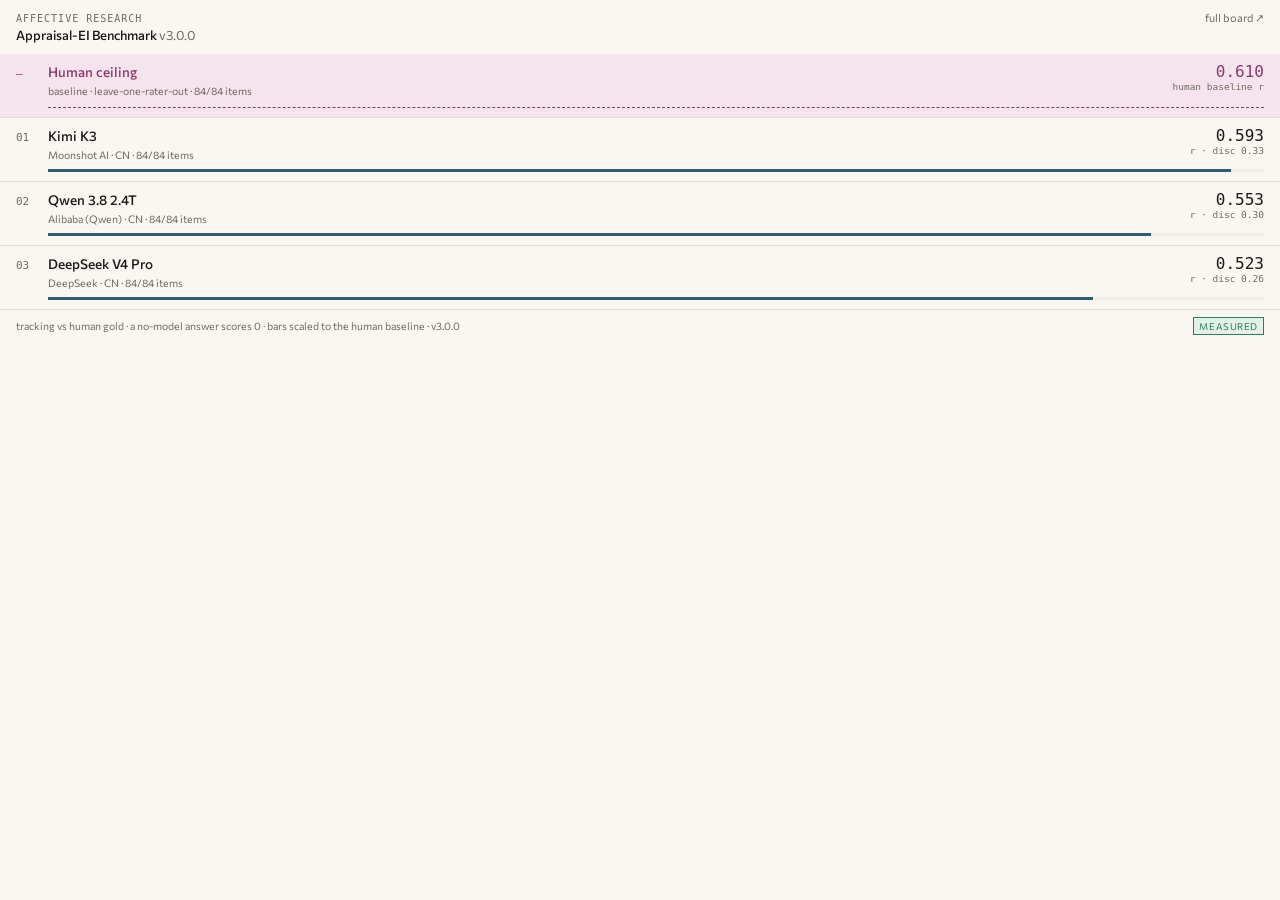
<file: docs/embed.html>
<!doctype html>
<html lang="en">
<head>
<meta charset="utf-8">
<meta name="viewport" content="width=device-width, initial-scale=1">
<title>Appraisal-EI Benchmark</title>
<link rel="stylesheet" href="assets/tokens.css">
<script>
  // Theme: ?theme=dark|light wins, else saved preference. Applied pre-paint.
  (function () {
    const q = new URLSearchParams(location.search).get("theme");
    const t = q || localStorage.getItem("ae-theme");
    if (t === "dark") document.documentElement.setAttribute("data-theme", "dark");
  })();
</script>
<style>
  @font-face { font-family: "Commissioner"; src: url("assets/fonts/Commissioner-Body-Regular.ttf") format("truetype"); font-weight: 400; font-display: swap; }
  @font-face { font-family: "Commissioner"; src: url("assets/fonts/Commissioner-Body-Medium.ttf") format("truetype"); font-weight: 500; font-display: swap; }
  @font-face { font-family: "Commissioner Fallback"; src: local("Helvetica Neue"), local("Helvetica"), local("Arial");
               size-adjust: 96%; ascent-override: 96%; descent-override: 26%; line-gap-override: 0%; }
  :root {
    --font-sans: "Commissioner", "Commissioner Fallback", system-ui, sans-serif;
    --font-mono: "JetBrains Mono", ui-monospace, monospace;
    --ink: var(--color-text-primary); --paper: var(--color-canvas); --line: var(--color-border-default);
    --muted: var(--color-text-muted); --sig: var(--color-signature);
    --data: var(--color-data);
  }
  * { box-sizing: border-box; margin: 0; }
  body { background: var(--paper); color: var(--ink); font: 400 14px/1.5 var(--font-sans); }
  .head { display: flex; align-items: baseline; justify-content: space-between; padding: 10px 16px 8px; }
  .head .t { font-weight: 500; font-size: 13px; }
  .head .t .k { font: 500 10px var(--font-mono); text-transform: uppercase; letter-spacing: .1em;
                color: var(--muted); display: block; margin-bottom: 2px; }
  .head a { color: var(--muted); text-decoration: none; font-size: 11px; }
  .head a:hover { color: var(--ink); text-decoration: underline; }
  /* the baseline row: brand-marked, reads as the reference, not a competitor */
  .row.base { background: var(--color-signature-tint); border-left: none; }
  .row.base .rank { color: var(--sig); }
  .row.base .name { color: var(--sig); }
  .row.base .score { color: var(--sig); }
  .row { display: grid; grid-template-columns: 22px 1fr auto; gap: 10px; align-items: baseline;
         padding: 8px 16px; border-bottom: 1px solid var(--line); }
  .row:last-child { border-bottom: none; }
  .rank { font: 500 11px var(--font-mono); color: var(--muted); }
  .name { font-weight: 500; font-size: 13.5px; }
  .meta { font-size: 10.5px; color: var(--muted); margin-top: 1px; }
  .score { font: 500 16px var(--font-mono); font-variant-numeric: tabular-nums; text-align: right; }
  .score small { display: block; font-size: 9.5px; color: var(--muted); font-weight: 400; text-align: right; }
  .bar { grid-column: 2 / 4; height: 3px; background: var(--color-sunken); margin-top: -4px; }
  .bar i { display: block; height: 100%; }
  /* baseline bar: full-width tick so model bars read as a fraction of human */
  .bar.base-bar { background: transparent; border-bottom: 1px dashed var(--sig); height: 0; margin-top: -2px; }
  .foot { display: flex; justify-content: space-between; align-items: center; padding: 7px 16px; font-size: 10.5px;
          color: var(--muted); border-top: 1px solid var(--line); }
  .badge { font-size: 9.5px; text-transform: uppercase; letter-spacing: .06em; padding: 1px 5px;
           border: 1px solid var(--color-success); color: var(--color-success); background: var(--color-success-tint); }
</style>
</head>
<body>
<div class="head">
  <span class="t"><span class="k">Affective Research</span>Appraisal-EI Benchmark <span id="ver" style="color:var(--muted);font-weight:400"></span></span>
  <a href="index.html" target="_top">full board &#8599;</a>
</div>
<div id="rows"></div>
<div class="foot"><span id="note"></span><span class="badge" id="badge">measured</span></div>

<script>
const cssVar = n => getComputedStyle(document.documentElement).getPropertyValue(n).trim();

(async () => {
  const d = await fetch("data.json").then(r => r.json());
  document.getElementById("ver").textContent = "v" + d.benchmark_version;
  const n = +(new URLSearchParams(location.search).get("n") || 3);
  const human = d.results.find(r => r.model_id === "human");
  const ceiling = human?.appraisal_tracking ?? 1;
  const models = [...d.results]
    .filter(r => r.status === "measured" && r.model_id !== "human" && r.appraisal_tracking != null)
    .sort((a, b) => b.appraisal_tracking - a.appraisal_tracking).slice(0, n);
  // Bars scale against the human baseline, so the reader sees "fraction of
  // human" at a glance instead of a bar length with no referent.
  const html = [];
  if (human) {
    html.push(`<div class="row base">
      <span class="rank">–</span>
      <div>
        <div class="name">${human.model}</div>
        <div class="meta">baseline · leave-one-rater-out · ${human.n_parsed}/${human.n_items} items</div>
      </div>
      <div class="score">${human.appraisal_tracking.toFixed(3)}<small>human baseline r</small></div>
      <div class="bar base-bar"></div>
    </div>`);
  }
  html.push(models.map((r, i) => {
    const disc = r.subscores?.discriminant_validity;
    return `<div class="row">
      <span class="rank">${String(i + 1).padStart(2, "0")}</span>
      <div>
        <div class="name">${r.model}</div>
        <div class="meta">${(r.meta && r.meta.org) || ""} · ${(r.meta && r.meta.origin) || ""} · ${r.n_parsed}/${r.n_items} items</div>
      </div>
      <div class="score">${r.appraisal_tracking.toFixed(3)}<small>r · disc ${disc == null ? "–" : disc.toFixed(2)}</small></div>
      <div class="bar"><i style="width:${Math.min(100, r.appraisal_tracking / ceiling * 100).toFixed(1)}%;background:var(--data)"></i></div>
    </div>`;
  }).join(""));
  document.getElementById("rows").innerHTML = html.join("");
  document.getElementById("note").textContent =
    "tracking vs human gold · a no-model answer scores 0 · bars scaled to the human baseline · v" + d.benchmark_version;
})();
</script>
</body>
</html>
</file>
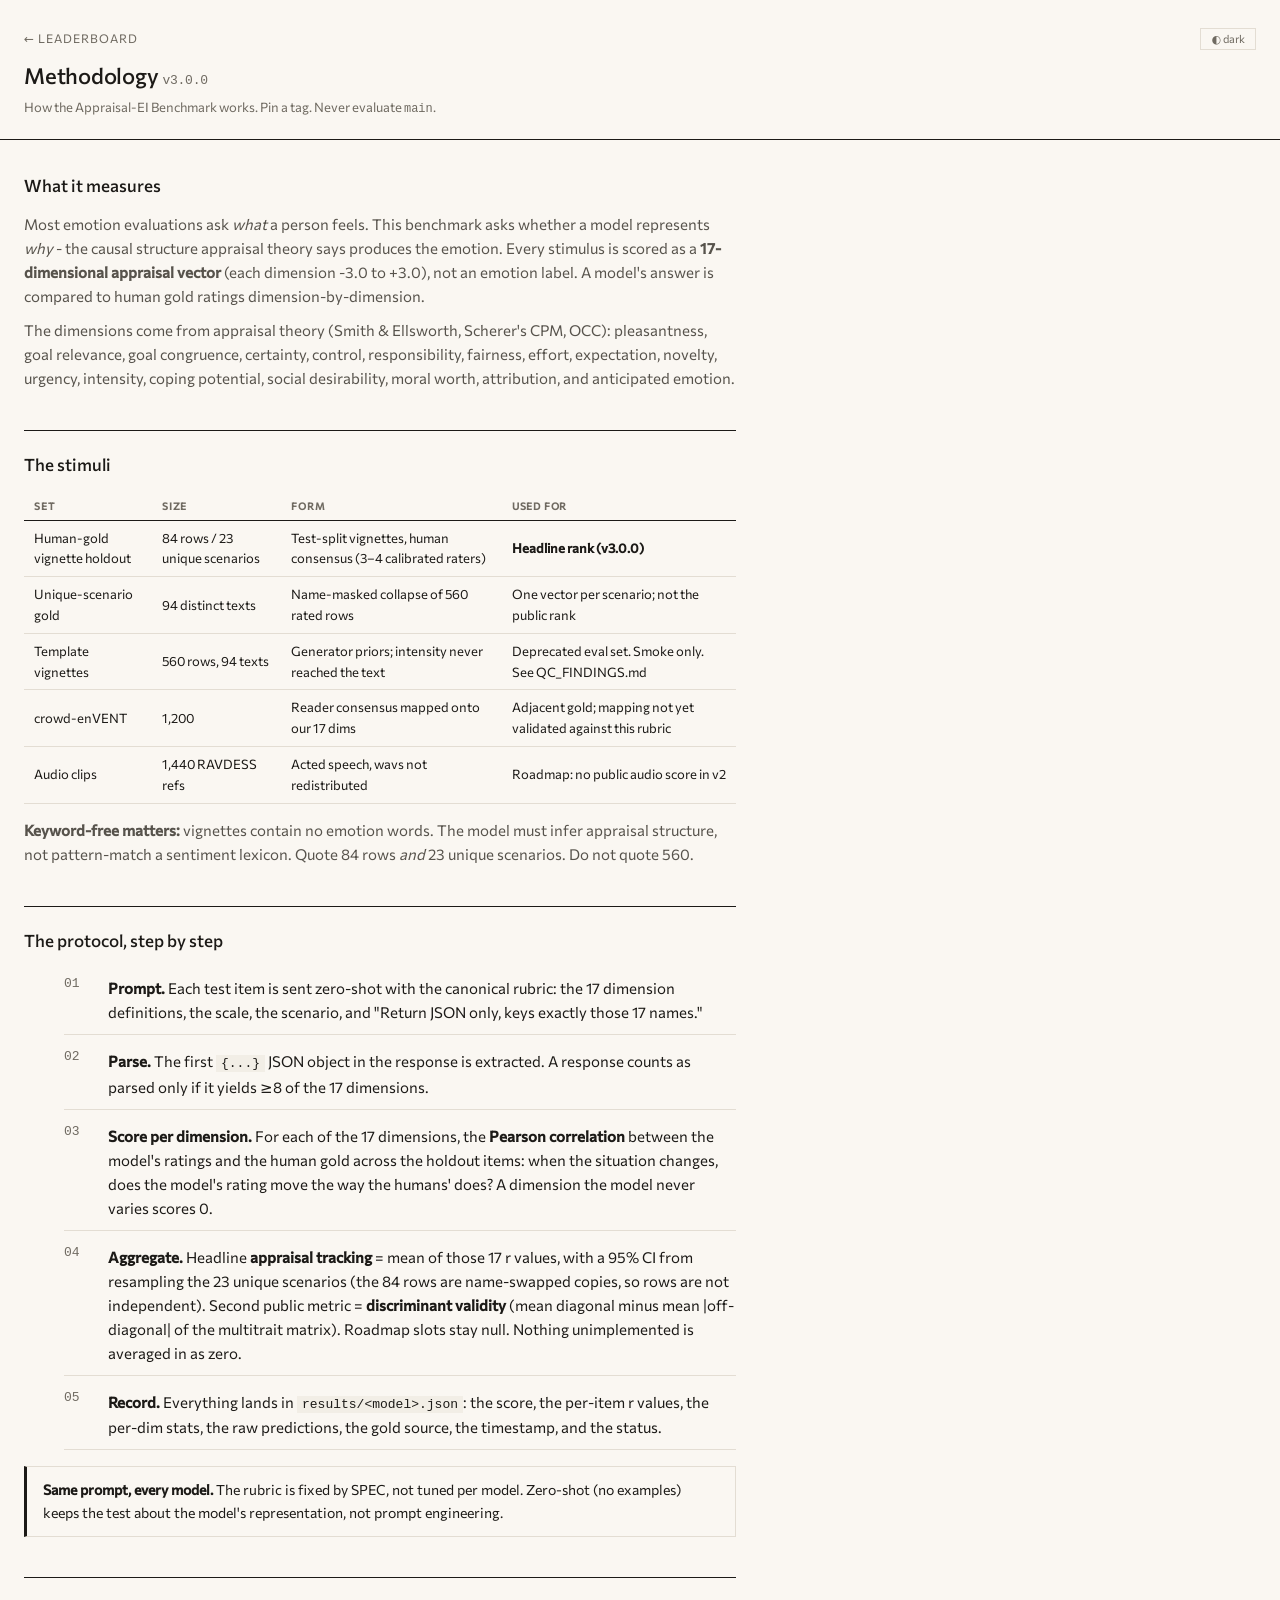
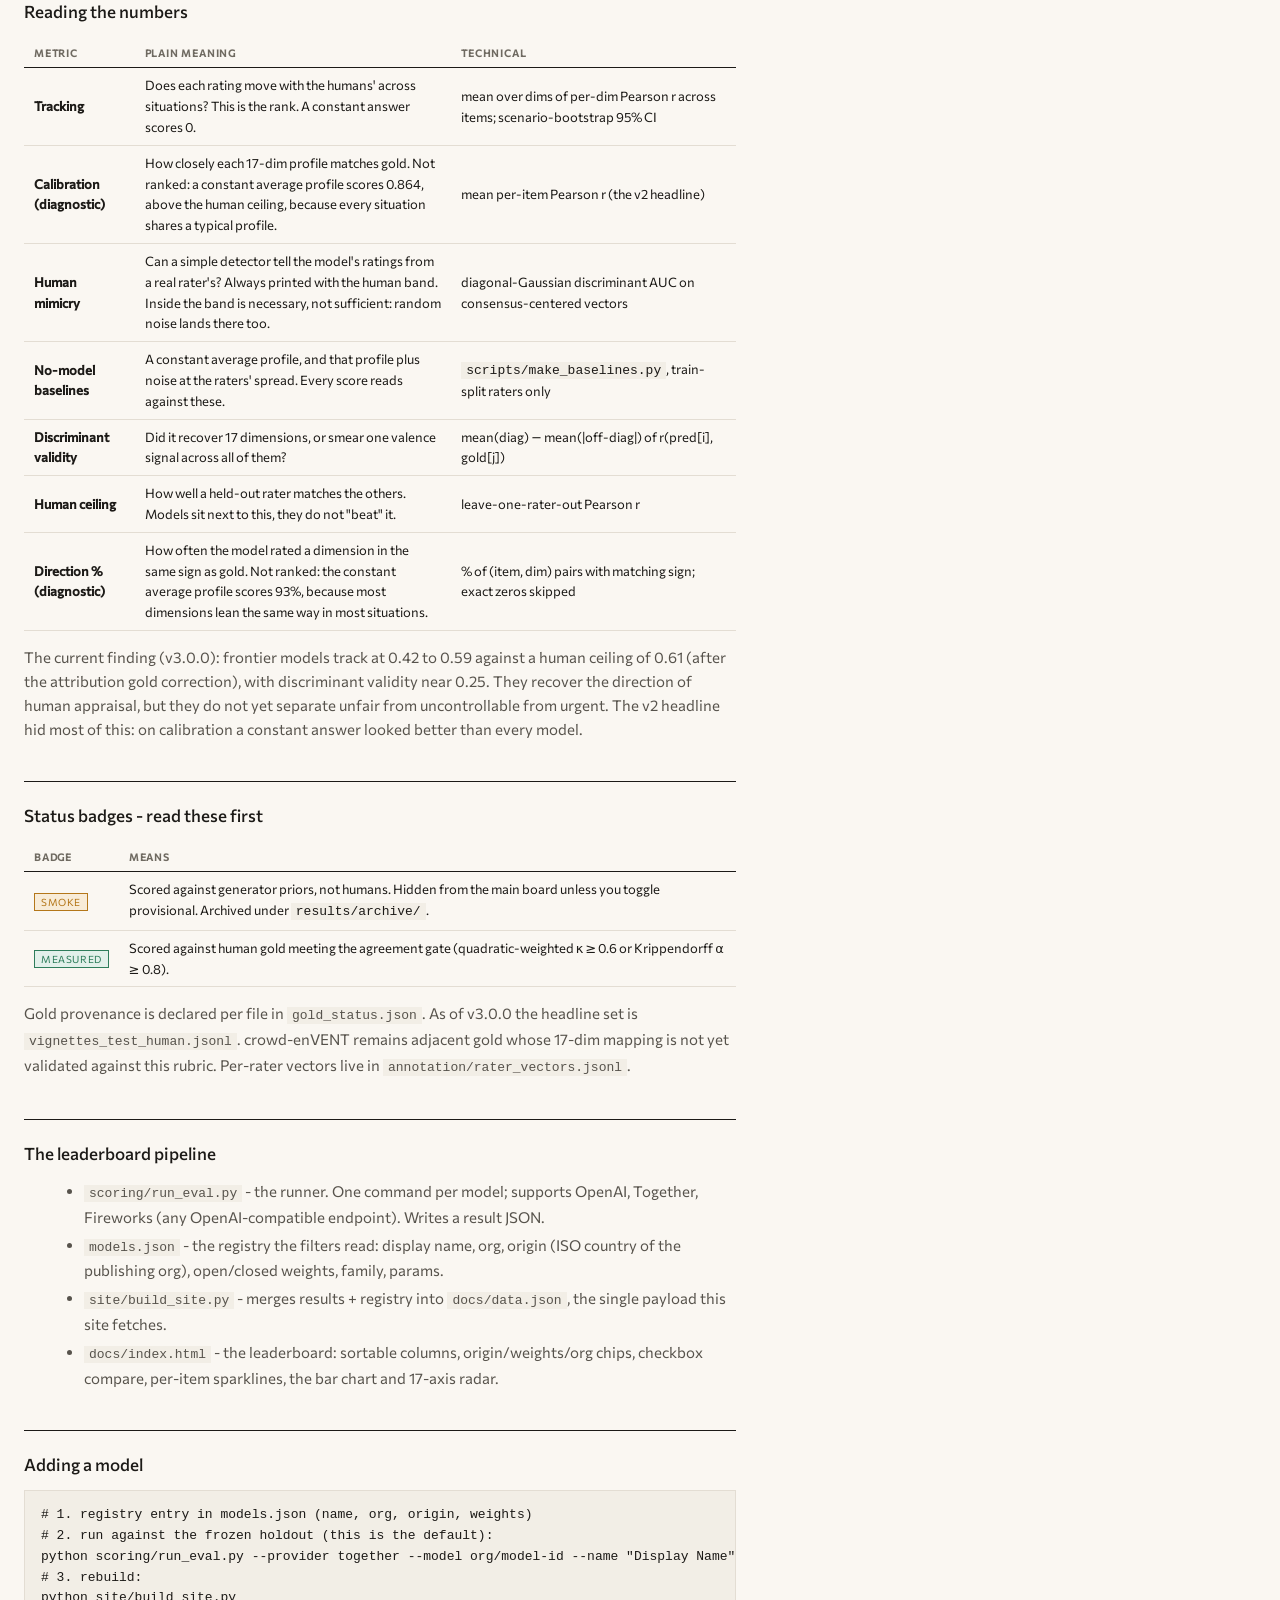
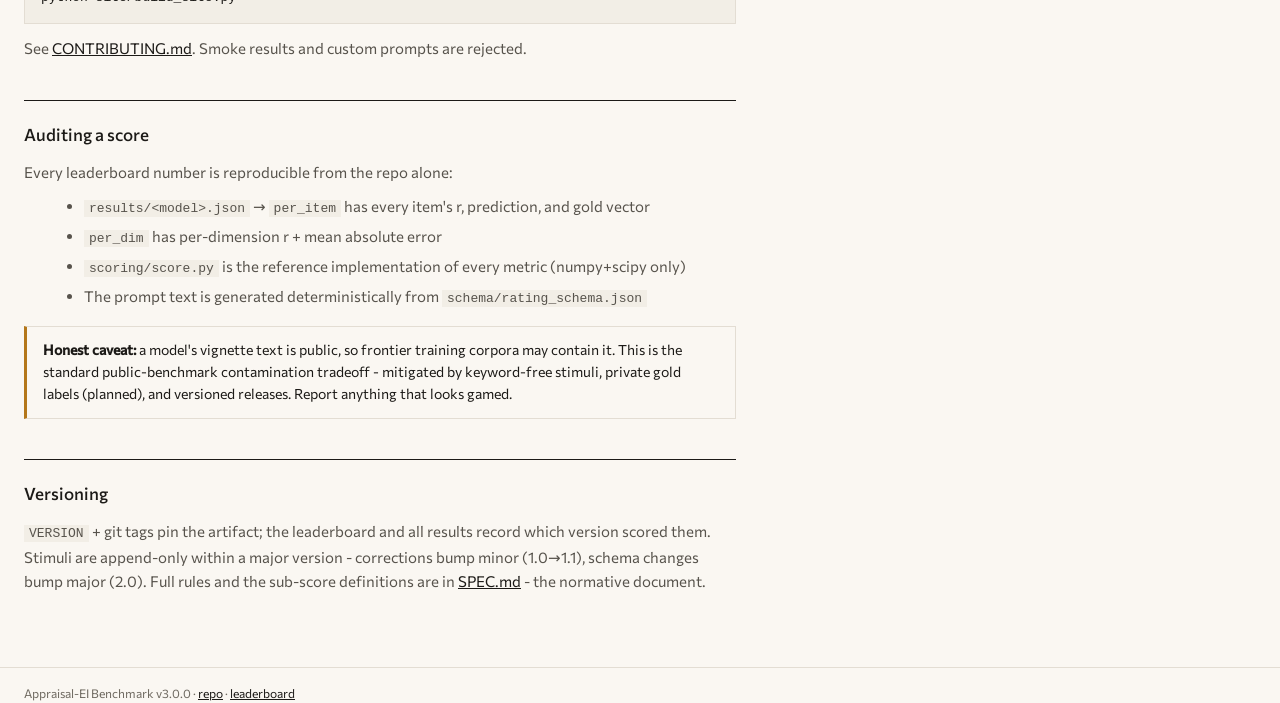
<file: docs/methodology.html>
<!doctype html>
<html lang="en">
<head>
<meta charset="utf-8">
<meta name="viewport" content="width=device-width, initial-scale=1">
<title>Methodology - Appraisal-EI Benchmark</title>
<link rel="stylesheet" href="assets/tokens.css">
<script>
  // Theme bootstrap: apply saved choice before first paint (no flash).
  (function () {
    if (localStorage.getItem("ae-theme") === "dark")
      document.documentElement.setAttribute("data-theme", "dark");
  })();
</script>
<style>
  @font-face { font-family: "Commissioner"; src: url("assets/fonts/Commissioner-Body-Regular.ttf") format("truetype"); font-weight: 400; font-display: swap; }
  @font-face { font-family: "Commissioner"; src: url("assets/fonts/Commissioner-Body-Medium.ttf") format("truetype"); font-weight: 500; font-display: swap; }
  @font-face { font-family: "Commissioner"; src: url("assets/fonts/Commissioner-Display-Regular.ttf") format("truetype"); font-weight: 400; font-display: swap; }
  @font-face { font-family: "Commissioner"; src: url("assets/fonts/Commissioner-Display-Medium.ttf") format("truetype"); font-weight: 500; font-display: swap; }
  @font-face { font-family: "Commissioner Fallback"; src: local("Helvetica Neue"), local("Helvetica"), local("Arial");
               size-adjust: 96%; ascent-override: 96%; descent-override: 26%; line-gap-override: 0%; }
  :root {
    --font-sans: "Commissioner", "Commissioner Fallback", system-ui, sans-serif;
    --font-mono: "JetBrains Mono", ui-monospace, monospace;
    --ink: var(--color-text-primary); --paper: var(--color-canvas); --line: var(--color-border-default);
    --muted: var(--color-text-muted); --smoke: var(--color-warning); --meas: var(--color-success);
  }
  * { box-sizing: border-box; margin: 0; }
  body { background: var(--paper); color: var(--ink); font: 400 15px/1.6 var(--font-sans); }
  .mono { font-family: var(--font-mono); font-size: 0.92em; }
  header { border-bottom: 1px solid var(--ink); padding: 28px 24px 20px; }
  h1 { font-size: 22px; font-weight: 500; letter-spacing: -0.01em; }
  .sub { color: var(--muted); margin-top: 4px; font-size: 13px; }
  nav { font-size: 12px; margin-bottom: 8px; }
  nav a { color: var(--muted); text-decoration: none; text-transform: uppercase; letter-spacing: .08em; }
  nav a:hover { color: var(--ink); }
  main { max-width: 760px; padding: 32px 24px 64px; }
  h2 { font-size: 17px; font-weight: 500; margin: 40px 0 12px; padding-top: 20px; border-top: 1px solid var(--ink); }
  h2:first-of-type { border-top: none; padding-top: 0; margin-top: 0; }
  h3 { font-size: 14px; font-weight: 500; margin: 20px 0 8px; }
  p { margin: 10px 0; color: var(--color-text-secondary); }
  ul { margin: 10px 0 10px 20px; color: var(--color-text-secondary); }
  li { margin: 4px 0; }
  code { font-family: var(--font-mono); font-size: 13px; background: var(--color-sunken); padding: 1px 5px; }
  pre { background: var(--color-sunken); padding: 14px 16px; overflow-x: auto; font-size: 12.5px; margin: 12px 0; border: 1px solid var(--line); }
  pre code { background: none; padding: 0; }
  table { width: 100%; border-collapse: collapse; margin: 14px 0; font-size: 13px; }
  th { text-align: left; font-size: 10px; text-transform: uppercase; letter-spacing: .08em; color: var(--muted); padding: 6px 10px; border-bottom: 1px solid var(--ink); }
  td { padding: 7px 10px; border-bottom: 1px solid var(--line); }
  .badge { font-size: 10px; text-transform: uppercase; letter-spacing: .06em; padding: 2px 6px; border: 1px solid; }
  .badge.smoke { color: var(--smoke); border-color: var(--smoke); background: var(--color-warning-tint); }
  .badge.measured { color: var(--meas); border-color: var(--meas); background: var(--color-success-tint); }
  .callout { border: 1px solid var(--line); border-left: 3px solid var(--ink); padding: 12px 16px; margin: 16px 0; font-size: 14px; }
  .callout.warn { border-left-color: var(--smoke); }
  .steps { counter-reset: s; list-style: none; margin-left: 0; }
  .steps li { counter-increment: s; padding: 10px 0 10px 44px; position: relative; border-bottom: 1px solid var(--line); }
  .steps li::before { content: counter(s, decimal-leading-zero); position: absolute; left: 0; top: 10px;
                      font: 500 13px var(--font-mono); color: var(--muted); }
  footer { padding: 16px 24px; font-size: 12px; color: var(--muted); border-top: 1px solid var(--line); }
  a { color: var(--ink); }
</style>
</head>
<body>
<header>
  <nav style="display:flex;justify-content:space-between;align-items:center"><a href="index.html">&larr; Leaderboard</a><button id="themeBtn" class="plain" style="text-decoration:none;border:1px solid var(--line);padding:3px 10px;font-size:11px;cursor:pointer;color:var(--muted);background:none;font-family:inherit" title="Toggle dark mode">◐ dark</button></nav>
  <h1>Methodology <span class="mono" style="font-size:13px;color:var(--muted)">v3.0.0</span></h1>
  <div class="sub">How the Appraisal-EI Benchmark works. Pin a tag. Never evaluate <span class="mono">main</span>.</div>
</header>

<main>

<h2>What it measures</h2>
<p>Most emotion evaluations ask <em>what</em> a person feels. This benchmark asks whether a model represents
<em>why</em> - the causal structure appraisal theory says produces the emotion. Every stimulus is scored as a
<strong>17-dimensional appraisal vector</strong> (each dimension -3.0 to +3.0), not an emotion label. A model's
answer is compared to human gold ratings dimension-by-dimension.</p>
<p>The dimensions come from appraisal theory (Smith &amp; Ellsworth, Scherer's CPM, OCC): pleasantness,
goal relevance, goal congruence, certainty, control, responsibility, fairness, effort, expectation, novelty,
urgency, intensity, coping potential, social desirability, moral worth, attribution, and anticipated emotion.</p>

<h2>The stimuli</h2>
<table>
  <tr><th>Set</th><th>Size</th><th>Form</th><th>Used for</th></tr>
  <tr><td>Human-gold vignette holdout</td><td>84 rows / 23 unique scenarios</td><td>Test-split vignettes, human consensus (3–4 calibrated raters)</td><td><strong>Headline rank (v3.0.0)</strong></td></tr>
  <tr><td>Unique-scenario gold</td><td>94 distinct texts</td><td>Name-masked collapse of 560 rated rows</td><td>One vector per scenario; not the public rank</td></tr>
  <tr><td>Template vignettes</td><td>560 rows, 94 texts</td><td>Generator priors; intensity never reached the text</td><td>Deprecated eval set. Smoke only. See QC_FINDINGS.md</td></tr>
  <tr><td>crowd-enVENT</td><td>1,200</td><td>Reader consensus mapped onto our 17 dims</td><td>Adjacent gold; mapping not yet validated against this rubric</td></tr>
  <tr><td>Audio clips</td><td>1,440 RAVDESS refs</td><td>Acted speech, wavs not redistributed</td><td>Roadmap: no public audio score in v2</td></tr>
</table>
<p><strong>Keyword-free matters:</strong> vignettes contain no emotion words. The model must infer
appraisal structure, not pattern-match a sentiment lexicon. Quote 84 rows <em>and</em> 23 unique
scenarios. Do not quote 560.</p>

<h2>The protocol, step by step</h2>
<ol class="steps">
  <li><strong>Prompt.</strong> Each test item is sent zero-shot with the canonical rubric: the 17 dimension
  definitions, the scale, the scenario, and "Return JSON only, keys exactly those 17 names."</li>
  <li><strong>Parse.</strong> The first <code>{...}</code> JSON object in the response is extracted. A response
  counts as parsed only if it yields &ge;8 of the 17 dimensions.</li>
  <li><strong>Score per dimension.</strong> For each of the 17 dimensions, the <strong>Pearson correlation</strong>
  between the model's ratings and the human gold across the holdout items: when the situation changes, does
  the model's rating move the way the humans' does? A dimension the model never varies scores 0.</li>
  <li><strong>Aggregate.</strong> Headline <strong>appraisal tracking</strong> = mean of those 17 r values, with a
  95% CI from resampling the 23 unique scenarios (the 84 rows are name-swapped copies, so rows are not
  independent). Second public metric = <strong>discriminant validity</strong> (mean diagonal minus mean
  |off-diagonal| of the multitrait matrix). Roadmap slots stay null. Nothing unimplemented is averaged in as zero.</li>
  <li><strong>Record.</strong> Everything lands in <code>results/&lt;model&gt;.json</code>: the score, the
  per-item r values, the per-dim stats, the raw predictions, the gold source, the timestamp, and the status.</li>
</ol>

<div class="callout"><strong>Same prompt, every model.</strong> The rubric is fixed by SPEC, not tuned per model.
Zero-shot (no examples) keeps the test about the model's representation, not prompt engineering.</div>

<h2>Reading the numbers</h2>
<table>
  <tr><th>Metric</th><th>Plain meaning</th><th>Technical</th></tr>
  <tr><td><strong>Tracking</strong></td><td>Does each rating move with the humans' across situations? This is the rank. A constant answer scores 0.</td><td>mean over dims of per-dim Pearson r across items; scenario-bootstrap 95% CI</td></tr>
  <tr><td><strong>Calibration (diagnostic)</strong></td><td>How closely each 17-dim profile matches gold. Not ranked: a constant average profile scores 0.864, above the human ceiling, because every situation shares a typical profile.</td><td>mean per-item Pearson r (the v2 headline)</td></tr>
  <tr><td><strong>Human mimicry</strong></td><td>Can a simple detector tell the model's ratings from a real rater's? Always printed with the human band. Inside the band is necessary, not sufficient: random noise lands there too.</td><td>diagonal-Gaussian discriminant AUC on consensus-centered vectors</td></tr>
  <tr><td><strong>No-model baselines</strong></td><td>A constant average profile, and that profile plus noise at the raters' spread. Every score reads against these.</td><td><code>scripts/make_baselines.py</code>, train-split raters only</td></tr>
  <tr><td><strong>Discriminant validity</strong></td><td>Did it recover 17 dimensions, or smear one valence signal across all of them?</td><td>mean(diag) − mean(|off-diag|) of r(pred[i], gold[j])</td></tr>
  <tr><td><strong>Human ceiling</strong></td><td>How well a held-out rater matches the others. Models sit next to this, they do not "beat" it.</td><td>leave-one-rater-out Pearson r</td></tr>
  <tr><td><strong>Direction % (diagnostic)</strong></td><td>How often the model rated a dimension in the same sign as gold. Not ranked: the constant average profile scores 93%, because most dimensions lean the same way in most situations.</td><td>% of (item, dim) pairs with matching sign; exact zeros skipped</td></tr>
</table>
<p>The current finding (v3.0.0): frontier models track at 0.42 to 0.59 against a human ceiling of 0.61 (after the attribution gold correction),
with discriminant validity near 0.25. They recover the direction of human appraisal, but they do not yet
separate unfair from uncontrollable from urgent. The v2 headline hid most of this: on calibration a
constant answer looked better than every model.</p>

<h2>Status badges - read these first</h2>
<table>
  <tr><th>Badge</th><th>Means</th></tr>
  <tr><td><span class="badge smoke">smoke</span></td><td>Scored against generator priors, not humans. Hidden from the main board unless you toggle provisional. Archived under <code>results/archive/</code>.</td></tr>
  <tr><td><span class="badge measured">measured</span></td><td>Scored against human gold meeting the agreement gate (quadratic-weighted &kappa; ≥ 0.6 or Krippendorff α ≥ 0.8).</td></tr>
</table>
<p>Gold provenance is declared per file in <code>gold_status.json</code>. As of v3.0.0 the headline set is
<code>vignettes_test_human.jsonl</code>. crowd-enVENT remains adjacent gold whose 17-dim mapping is not yet
validated against this rubric. Per-rater vectors live in <code>annotation/rater_vectors.jsonl</code>.</p>

<h2>The leaderboard pipeline</h2>
<ul>
  <li><code>scoring/run_eval.py</code> - the runner. One command per model; supports OpenAI, Together, Fireworks
  (any OpenAI-compatible endpoint). Writes a result JSON.</li>
  <li><code>models.json</code> - the registry the filters read: display name, org, origin (ISO country of the
  publishing org), open/closed weights, family, params.</li>
  <li><code>site/build_site.py</code> - merges results + registry into <code>docs/data.json</code>, the single
  payload this site fetches.</li>
  <li><code>docs/index.html</code> - the leaderboard: sortable columns, origin/weights/org chips, checkbox
  compare, per-item sparklines, the bar chart and 17-axis radar.</li>
</ul>

<h2>Adding a model</h2>
<pre><code># 1. registry entry in models.json (name, org, origin, weights)
# 2. run against the frozen holdout (this is the default):
python scoring/run_eval.py --provider together --model org/model-id --name "Display Name"
# 3. rebuild:
python site/build_site.py</code></pre>
<p>See <a href="https://github.com/Affective-LLC/appraisal-ei-benchmark/blob/main/CONTRIBUTING.md">CONTRIBUTING.md</a>.
Smoke results and custom prompts are rejected.</p>

<h2>Auditing a score</h2>
<p>Every leaderboard number is reproducible from the repo alone:</p>
<ul>
  <li><code>results/&lt;model&gt;.json</code> → <code>per_item</code> has every item's r, prediction, and gold vector</li>
  <li><code>per_dim</code> has per-dimension r + mean absolute error</li>
  <li><code>scoring/score.py</code> is the reference implementation of every metric (numpy+scipy only)</li>
  <li>The prompt text is generated deterministically from <code>schema/rating_schema.json</code></li>
</ul>

<div class="callout warn"><strong>Honest caveat:</strong> a model's vignette text is public, so frontier training
corpora may contain it. This is the standard public-benchmark contamination tradeoff - mitigated by keyword-free
stimuli, private gold labels (planned), and versioned releases. Report anything that looks gamed.</div>

<h2>Versioning</h2>
<p><code>VERSION</code> + git tags pin the artifact; the leaderboard and all results record which version scored
them. Stimuli are append-only within a major version - corrections bump minor (1.0&rarr;1.1), schema changes bump
major (2.0). Full rules and the sub-score definitions are in
<a href="https://github.com/Affective-LLC/appraisal-ei-benchmark/blob/main/SPEC.md">SPEC.md</a> - the normative document.</p>

</main>

<footer>
  Appraisal-EI Benchmark v3.0.0 · <a href="https://github.com/Affective-LLC/appraisal-ei-benchmark">repo</a> ·
  <a href="index.html">leaderboard</a>
</footer>
<script>
  const tb = document.getElementById("themeBtn");
  if (tb) tb.onclick = () => {
    const dark = document.documentElement.getAttribute("data-theme") === "dark";
    const next = dark ? "light" : "dark";
    if (next === "dark") document.documentElement.setAttribute("data-theme", "dark");
    else document.documentElement.removeAttribute("data-theme");
    localStorage.setItem("ae-theme", next);
    tb.textContent = next === "dark" ? "◐ light" : "◐ dark";
  }
  tb.textContent = localStorage.getItem("ae-theme") === "dark" ? "◐ light" : "◐ dark";
</script>
</body>
</html>
</file>
<file: docs/assets/tokens.css>
/* GENERATED from tokens.json — do not edit. Run: node scripts/generate-tokens.mjs
 * Plain :root vars work in any browser; the @theme block maps the same vars
 * for Tailwind v4 (utilities like bg-signature, text-muted). Utilities emit
 * var(--color-*) references — NOT literal hexes — so the [data-theme="dark"]
 * override below swaps every utility with no theme branching.
 * Default palette disabled. Dark mode: selector strategy ([data-theme="dark"])
 * — user toggle, not OS-follow.
 */

:root {
  --color-canvas: #FAF7F2;
  --color-surface: #FFFFFF;
  --color-sunken: #F2EEE6;
  --color-elevated: #FFFFFF;
  --color-border-default: #E3DDD3;
  --color-border-strong: #857D6F;
  --color-text-primary: #1C1A17;
  --color-text-secondary: #57534C;
  --color-text-muted: #6F6A61;
  --color-text-inverse: #FAF7F2;
  --color-signature: #8A3A6B;
  --color-signature-pressed: #6E2E56;
  --color-signature-tint: #F5E4EE;
  --color-data: #2F5D78;
  --color-data-tint: #E4EDF3;
  --color-success: #2E7D5B;
  --color-success-tint: #E2F0EA;
  --color-warning: #B4771A;
  --color-warning-tint: #F8ECD8;
  --color-error: #A32B3E;
  --color-error-tint: #F6E3E6;
  --color-focus-ring: #1C1A17;
  --color-scrim: rgb(58 45 33 / 0.5);
  --color-disabled-surface: #F2EEE6;
  --color-disabled-text: #9B958A;
  --color-series-1: #2F5D78;
  --color-series-2: #4E8C86;
  --color-series-3: #8A5B7A;
  --color-series-4: #6B7A4F;
  --color-series-5: #A67C52;
  --color-series-6: #5568A0;
  --color-partner-ribix: #22543D;
  --color-partner-ribix-tint: #E4EFE8;
  --color-partner-dfult: #3A3FAD;
  --color-partner-dfult-tint: #E9EAF6;
  --color-partner-echolab: #0C7A57;
  --color-partner-echolab-tint: #DEF2EA;
  --color-partner-alecto: #A32733;
  --color-partner-alecto-tint: #F5E5E5;

  /* spacing scale */
  --space-1: 4px;
  --space-2: 8px;
  --space-3: 12px;
  --space-4: 16px;
  --space-5: 24px;
  --space-6: 32px;
  --space-7: 48px;
  --space-8: 64px;

  /* radii */
  --radius-dot: 2px;
  --radius-sm: 4px;
  --radius-md: 8px;
  --radius-card: 10px;
  --radius-lg: 12px;
  --radius-bubble: 14px;
  --radius-full: 999px;

  /* type scale (sizes; line-heights as --text-*-line-height) */
  --text-display-xl: 52px;
  --text-display-xl--line-height: 1.06;
  --text-display-xl--tracking: -0.015em;
  --text-display-xl-mobile: 40px;
  --text-display-xl-mobile--line-height: 1.1;
  --text-display: 34px;
  --text-display--line-height: 1.1;
  --text-wordmark: 17px;
  --text-wordmark--line-height: 1.2;
  --text-h2: 22px;
  --text-h2--line-height: 1.3;
  --text-title: 20px;
  --text-title--line-height: 1.3;
  --text-body-lg: 17px;
  --text-body-lg--line-height: 1.7;
  --text-body: 16px;
  --text-body--line-height: 1.6;
  --text-body-ui: 15px;
  --text-body-ui--line-height: 1.6;
  --text-small: 13px;
  --text-small--line-height: 1.5;
  --text-caption: 12px;
  --text-caption--line-height: 1.5;
  --text-label-mono: 11px;
  --text-label-mono--line-height: 1.4;
  --text-label-mono--tracking: 0.1em;
  --text-label-mono-sm: 11px;
  --text-label-mono-sm--line-height: 1.5;
}

/* Tailwind v4 theme mapping — same vars, exposed as utilities (bg-canvas, text-muted, text-display-xl).
 * NOT @theme inline: inline bakes the literal light hex into every utility, which
 * makes [data-theme="dark"] var overrides unreachable from Tailwind classes
 * (dark mode silently broken on every Tailwind surface). Non-inline utilities
 * emit var() references and resolve at use-site, so the dark block swaps them.
 * Type-scale --text-* keys live here too: Tailwind turns them into text-{role}
 * font-size utilities (with line-height/tracking attached). */
@theme {
  /* default Tailwind palette disabled — semantic names only */
  --color-*: initial;
  --color-canvas: #FAF7F2;
  --color-surface: #FFFFFF;
  --color-sunken: #F2EEE6;
  --color-elevated: #FFFFFF;
  --color-border-default: #E3DDD3;
  --color-border-strong: #857D6F;
  --color-text-primary: #1C1A17;
  --color-text-secondary: #57534C;
  --color-text-muted: #6F6A61;
  --color-text-inverse: #FAF7F2;
  --color-signature: #8A3A6B;
  --color-signature-pressed: #6E2E56;
  --color-signature-tint: #F5E4EE;
  --color-data: #2F5D78;
  --color-data-tint: #E4EDF3;
  --color-success: #2E7D5B;
  --color-success-tint: #E2F0EA;
  --color-warning: #B4771A;
  --color-warning-tint: #F8ECD8;
  --color-error: #A32B3E;
  --color-error-tint: #F6E3E6;
  --color-focus-ring: #1C1A17;
  --color-scrim: rgb(58 45 33 / 0.5);
  --color-disabled-surface: #F2EEE6;
  --color-disabled-text: #9B958A;
  --color-series-1: #2F5D78;
  --color-series-2: #4E8C86;
  --color-series-3: #8A5B7A;
  --color-series-4: #6B7A4F;
  --color-series-5: #A67C52;
  --color-series-6: #5568A0;
  --color-partner-ribix: #22543D;
  --color-partner-ribix-tint: #E4EFE8;
  --color-partner-dfult: #3A3FAD;
  --color-partner-dfult-tint: #E9EAF6;
  --color-partner-echolab: #0C7A57;
  --color-partner-echolab-tint: #DEF2EA;
  --color-partner-alecto: #A32733;
  --color-partner-alecto-tint: #F5E5E5;

  /* type scale as theme keys — text-display-xl, text-body, ... */
  --text-display-xl: 52px;
  --text-display-xl--line-height: 1.06;
  --text-display-xl--tracking: -0.015em;
  --text-display-xl-mobile: 40px;
  --text-display-xl-mobile--line-height: 1.1;
  --text-display: 34px;
  --text-display--line-height: 1.1;
  --text-wordmark: 17px;
  --text-wordmark--line-height: 1.2;
  --text-h2: 22px;
  --text-h2--line-height: 1.3;
  --text-title: 20px;
  --text-title--line-height: 1.3;
  --text-body-lg: 17px;
  --text-body-lg--line-height: 1.7;
  --text-body: 16px;
  --text-body--line-height: 1.6;
  --text-body-ui: 15px;
  --text-body-ui--line-height: 1.6;
  --text-small: 13px;
  --text-small--line-height: 1.5;
  --text-caption: 12px;
  --text-caption--line-height: 1.5;
  --text-label-mono: 11px;
  --text-label-mono--line-height: 1.4;
  --text-label-mono--tracking: 0.1em;
  --text-label-mono-sm: 11px;
  --text-label-mono-sm--line-height: 1.5;
}

/* Dark mode — selector strategy. Only confirmed dark values; everything else
 * intentionally falls through to light values (visible, not silent) until the
 * pending list in tokens.json is resolved. */
[data-theme="dark"] {
  --color-canvas: #1A1815;
  --color-surface: #201D18;
  --color-sunken: #161411;
  --color-elevated: #2A2620;
  --color-border-default: #3A352D;
  --color-border-strong: #4A443A;
  --color-text-primary: #F0EBE2;
  --color-text-secondary: #A9A399;
  --color-text-muted: #8F897E;
  --color-focus-ring: #F0EBE2;
  --color-signature: #C06A9D;
  --color-signature-pressed: #CE85B2;
  --color-signature-tint: #3B2534;
  --color-data: #7FB3D0;
  --color-data-tint: #22333E;
  --color-success: #5BA883;
  --color-success-tint: #1E3329;
  --color-warning: #D9A441;
  --color-warning-tint: #3A2E1C;
  --color-error: #D95A6C;
  --color-error-tint: #3B2229;
  --color-scrim: rgb(10 9 7 / 0.6);
  --color-disabled-text: #6B655B;
  --color-series-1: #7FB3D0;
  --color-series-2: #6FB3AC;
  --color-series-3: #B083A8;
  --color-series-4: #9AAB6F;
  --color-series-5: #C49A6A;
  --color-series-6: #8291C0;
  --color-partner-ribix: #6FB08A;
  --color-partner-ribix-tint: #1E2C23;
  --color-partner-dfult: #9CA0E8;
  --color-partner-dfult-tint: #25273E;
  --color-partner-echolab: #4FBE91;
  --color-partner-echolab-tint: #172B22;
  --color-partner-alecto: #D97C82;
  --color-partner-alecto-tint: #33201F;
}
</file>
